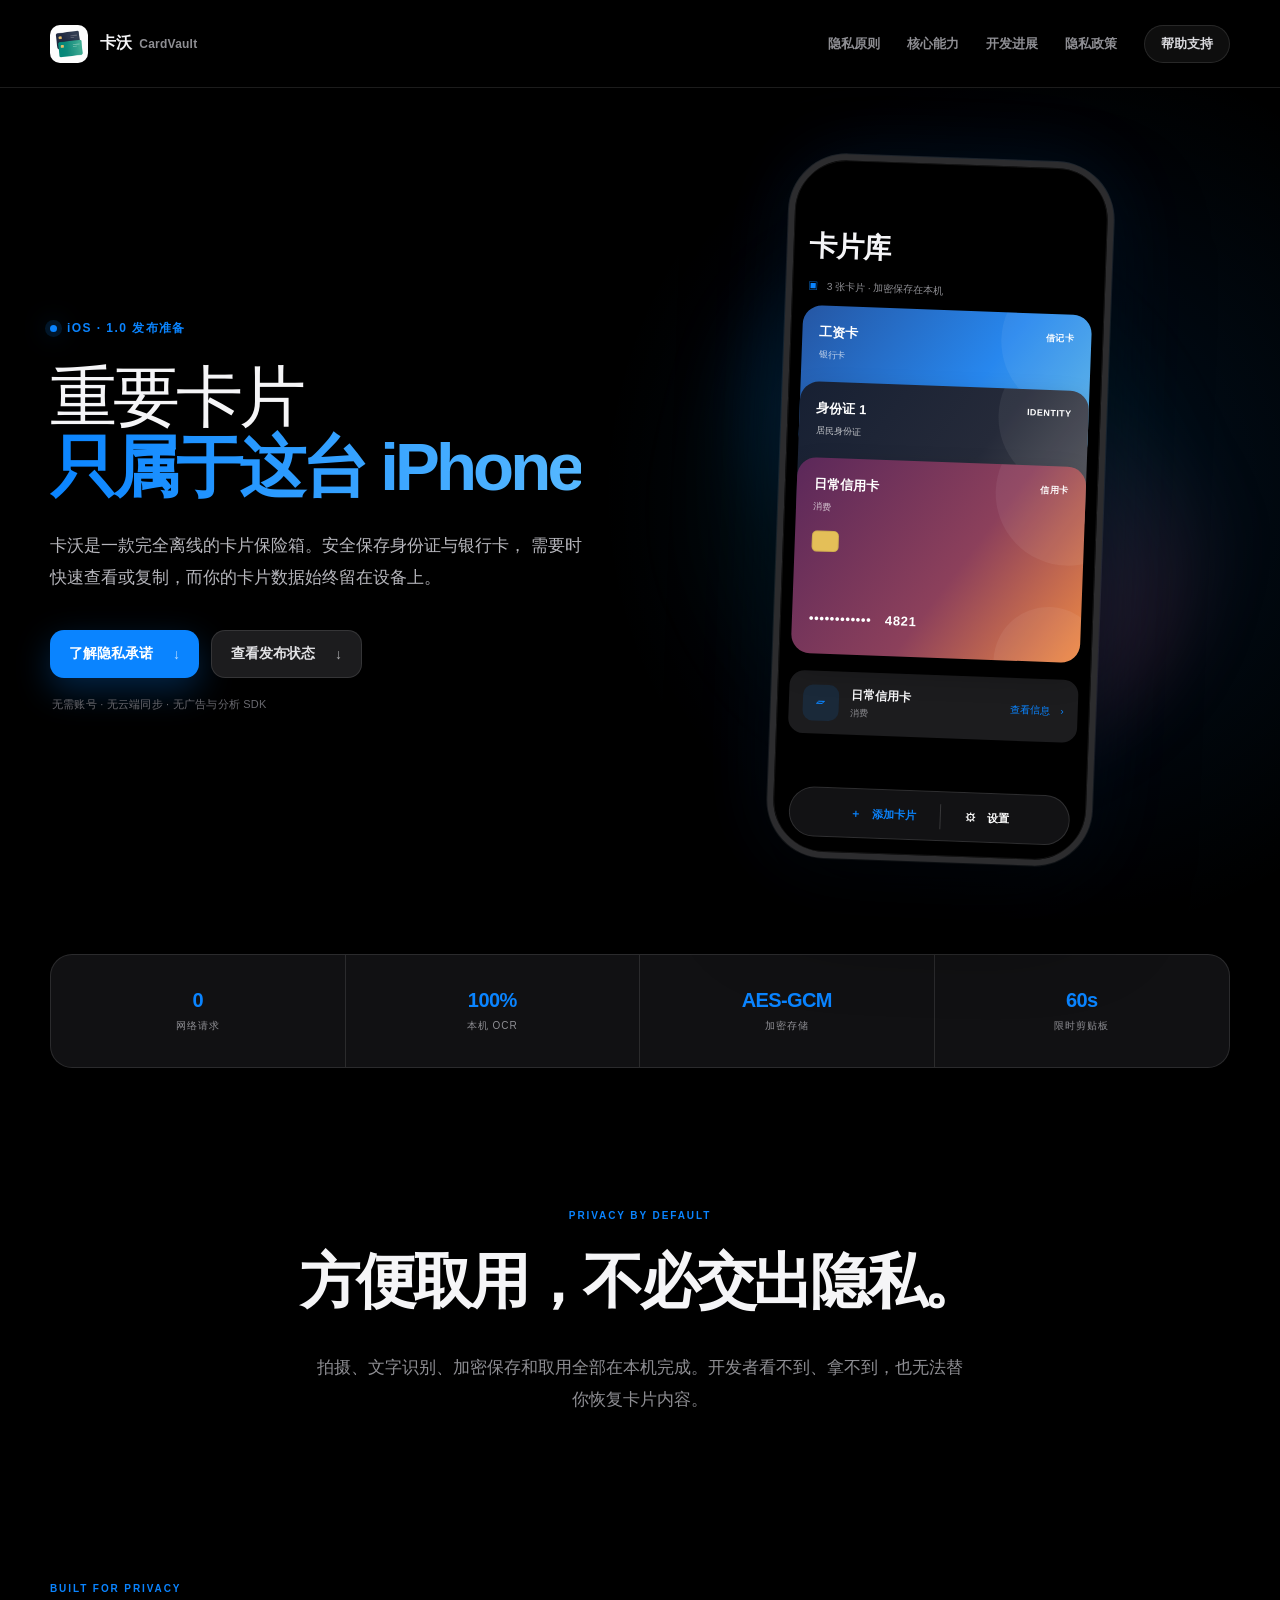
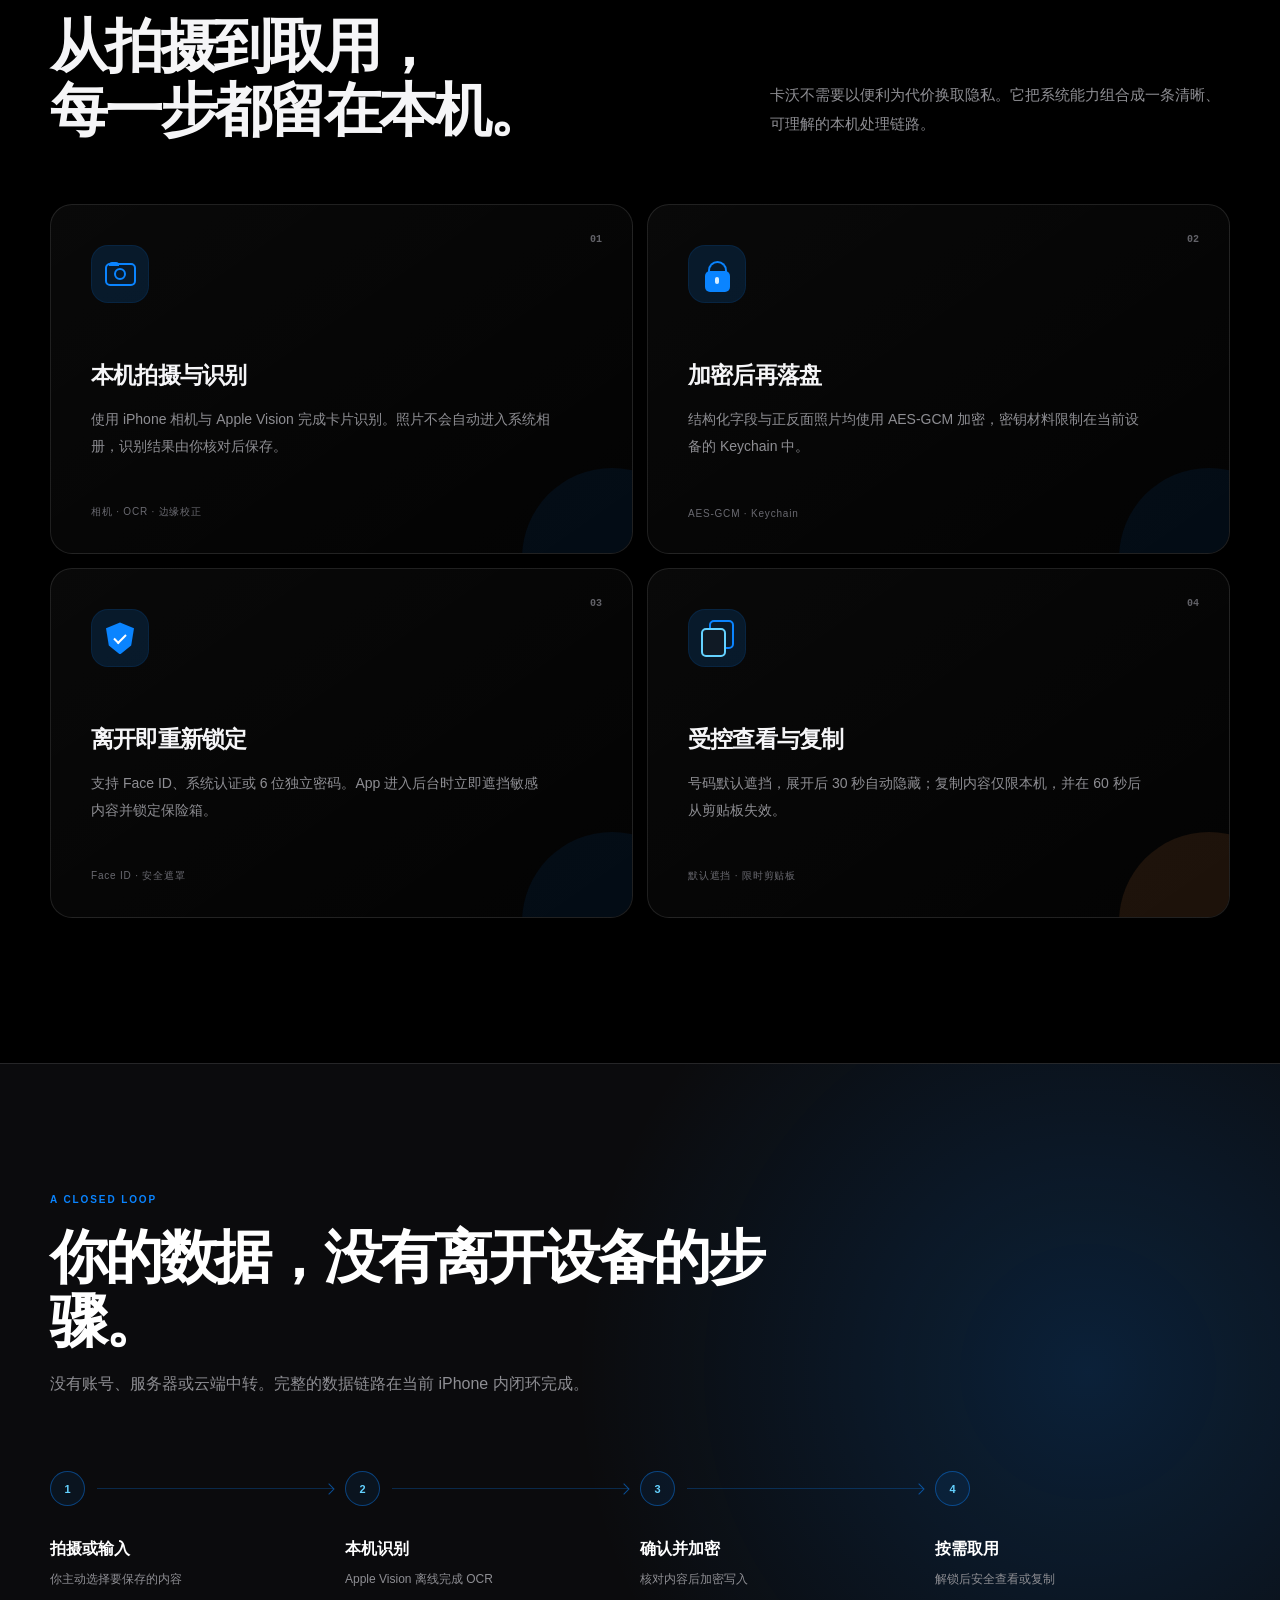
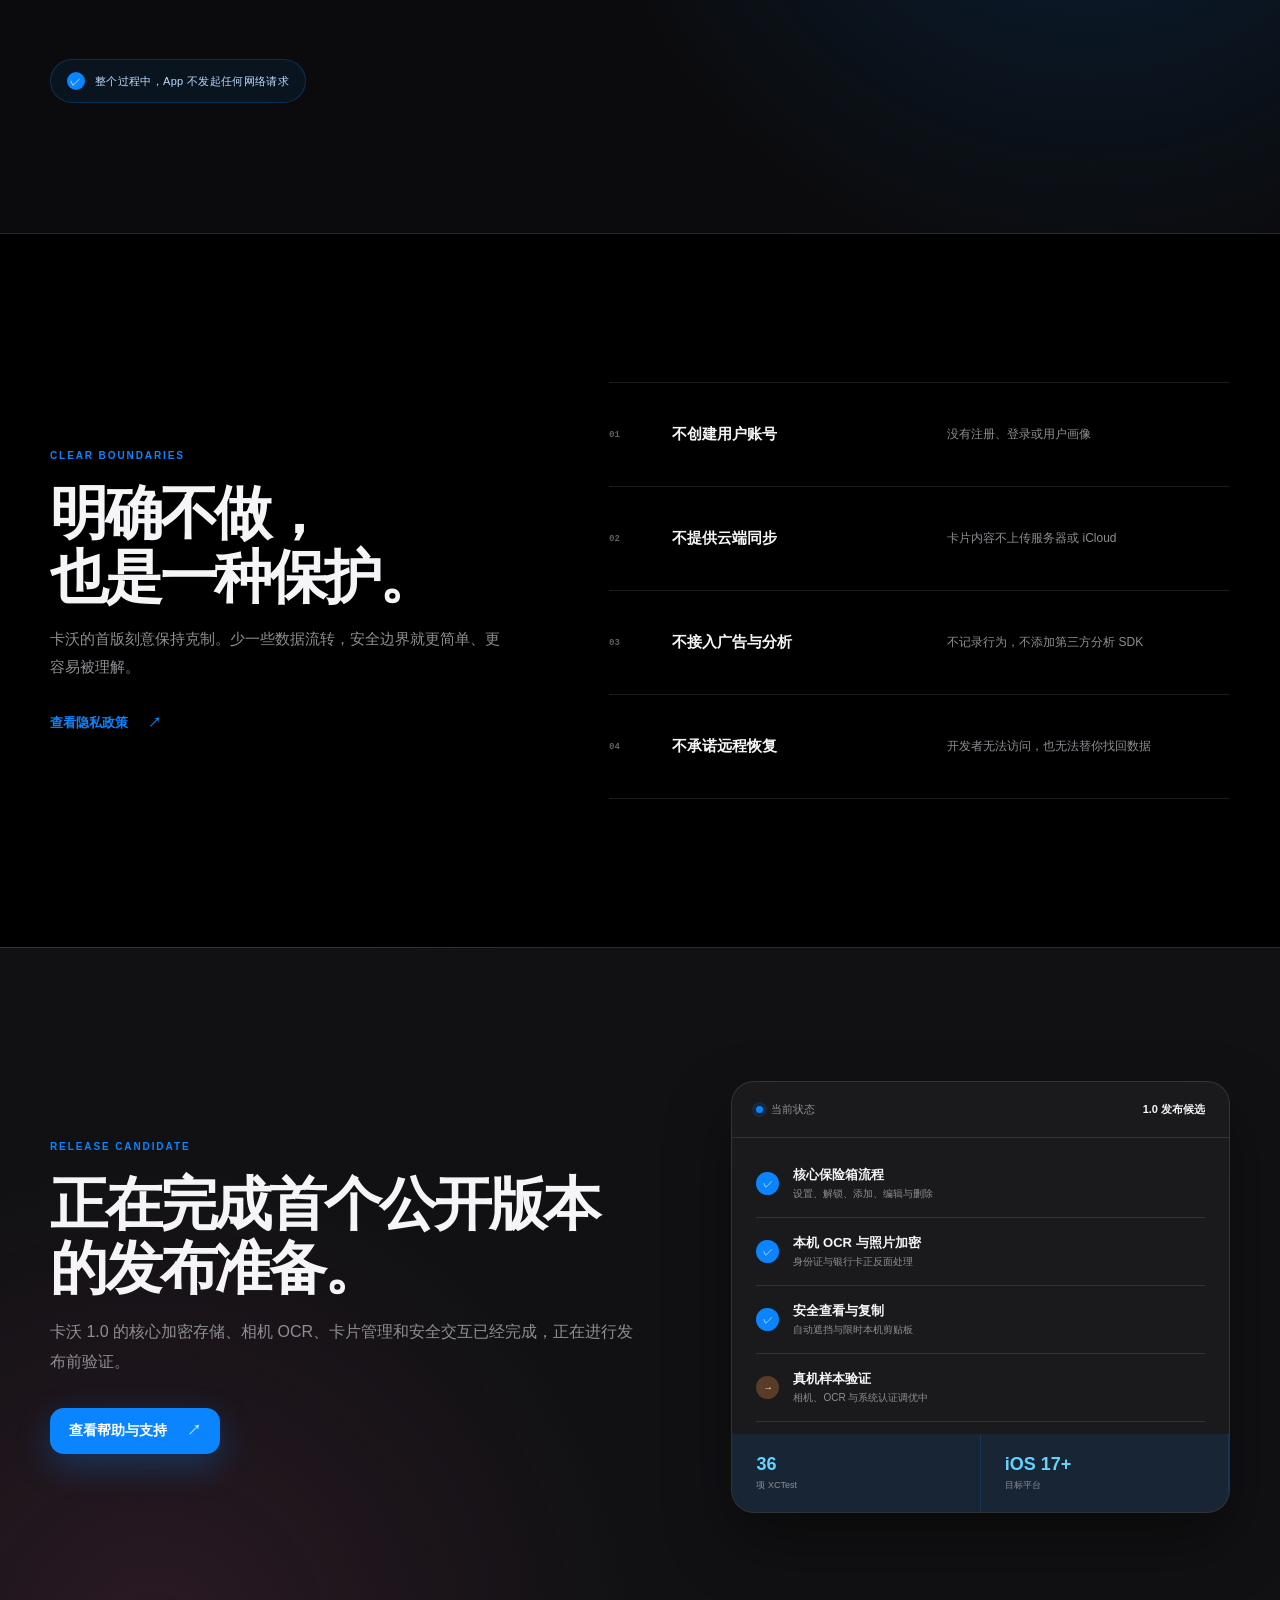
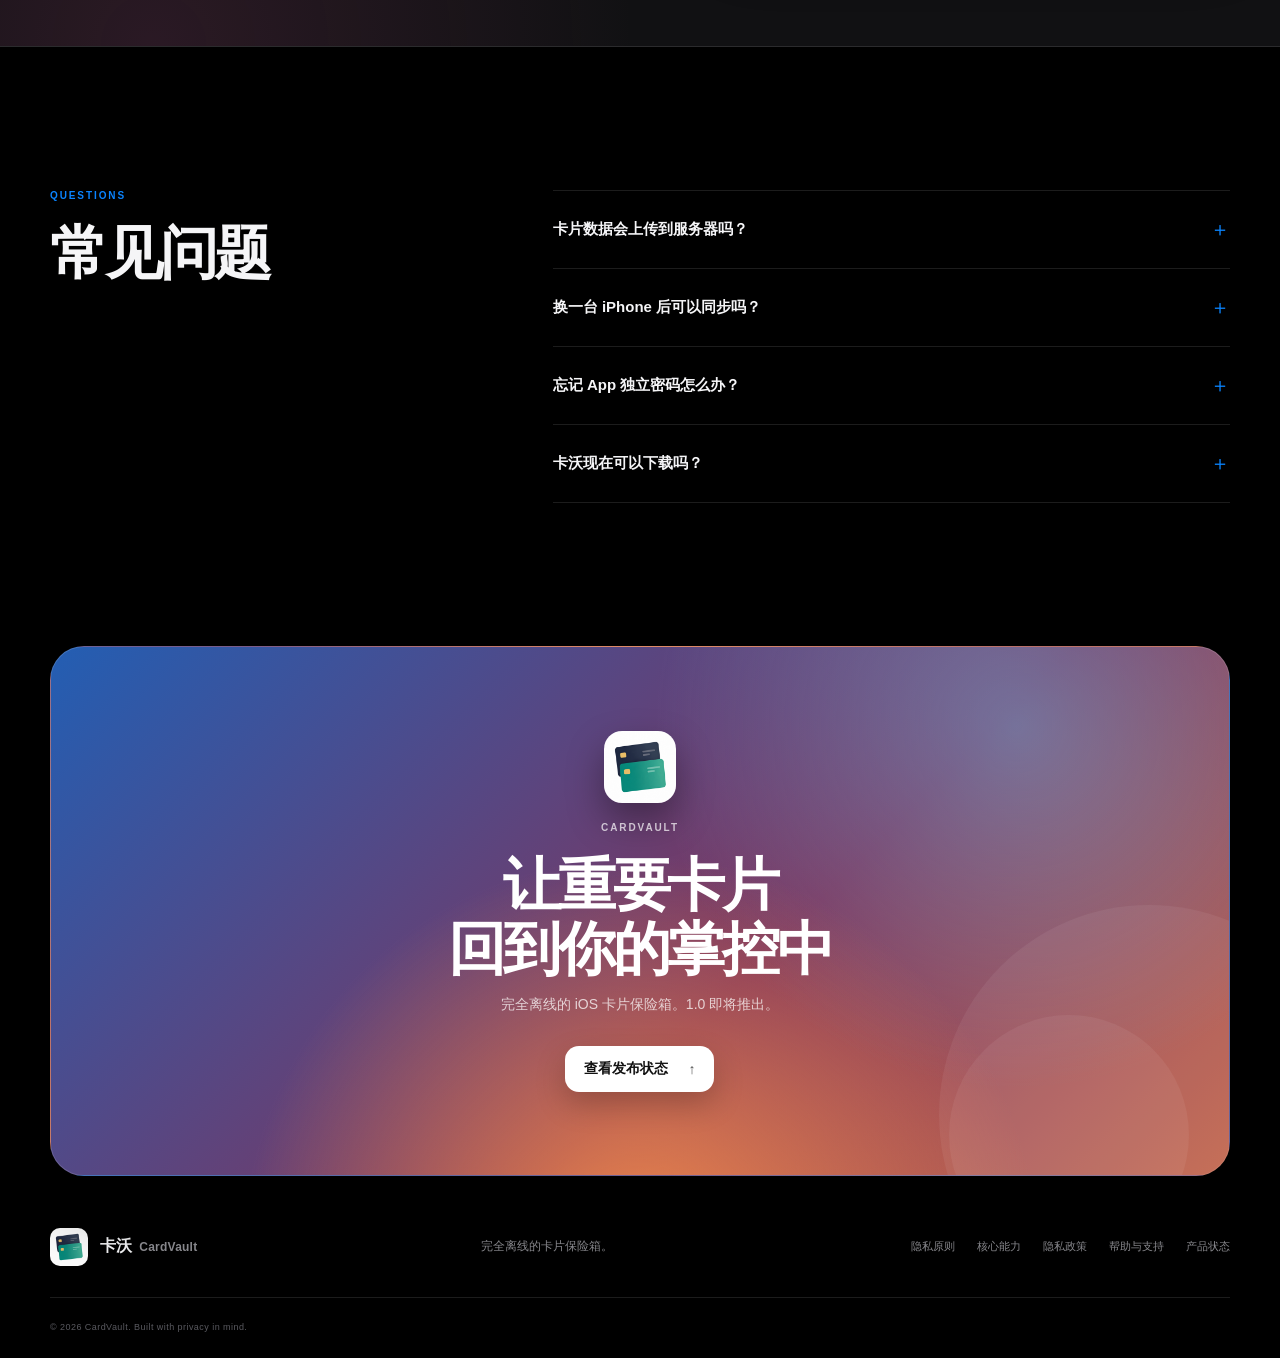
<file: index.html>
<!doctype html>
<html lang="zh-CN">
  <head>
    <meta charset="UTF-8" />
    <meta name="viewport" content="width=device-width, initial-scale=1.0" />
    <meta name="theme-color" content="#000000" />
    <meta
      name="description"
      content="卡沃（CardVault）是一款完全离线的 iOS 卡片保险箱。无需账号、不上传云端，识别、加密和保存全部在设备上完成。"
    />
    <meta property="og:type" content="website" />
    <meta property="og:locale" content="zh_CN" />
    <meta property="og:title" content="卡沃 CardVault｜完全离线的卡片保险箱" />
    <meta property="og:description" content="重要卡片，只属于这台 iPhone。" />
    <meta property="og:url" content="https://marc-ing.github.io/card-vault-home/" />
    <meta property="og:image" content="https://marc-ing.github.io/card-vault-home/app-icon.png" />
    <meta name="twitter:card" content="summary" />
    <meta name="twitter:title" content="卡沃 CardVault｜完全离线的卡片保险箱" />
    <meta name="twitter:description" content="重要卡片，只属于这台 iPhone。" />
    <meta name="twitter:image" content="https://marc-ing.github.io/card-vault-home/app-icon.png" />
    <link rel="icon" href="./app-icon.png" />
    <link rel="apple-touch-icon" href="./app-icon.png" />
    <link rel="stylesheet" href="./styles.css" />
    <title>卡沃 CardVault｜完全离线的卡片保险箱</title>
  </head>
  <body>
    <main>
      <header class="site-header">
        <a class="brand" href="#top" aria-label="返回卡沃首页">
          <img class="brand-mark" src="./app-icon.png" alt="" />
          <span>卡沃 <em>CardVault</em></span>
        </a>
        <nav aria-label="主导航">
          <a href="#principles">隐私原则</a>
          <a href="#features">核心能力</a>
          <a href="#progress">开发进展</a>
          <a href="./privacy/">隐私政策</a>
          <a class="nav-github" href="./support/">帮助支持</a>
        </nav>
      </header>

      <section class="hero" id="top">
        <div class="hero-copy">
          <p class="eyebrow"><span></span> iOS · 1.0 发布准备</p>
          <h1>重要卡片<br /><strong>只属于这台 iPhone</strong></h1>
          <p class="hero-lead">
            卡沃是一款完全离线的卡片保险箱。安全保存身份证与银行卡，
            需要时快速查看或复制，而你的卡片数据始终留在设备上。
          </p>
          <div class="hero-actions">
            <a class="button button-primary" href="#principles">了解隐私承诺 <span>↓</span></a>
            <a class="button button-ghost" href="#progress">查看发布状态 <span>↓</span></a>
          </div>
          <p class="microcopy">无需账号 · 无云端同步 · 无广告与分析 SDK</p>
        </div>

        <div class="product-stage">
          <div class="stage-glow"></div>
          <div class="phone-shot" role="img" aria-label="根据真实产品界面还原的卡沃卡片库，内容为脱敏示例">
            <div class="screen-heading">
              <h3>卡片库</h3>
              <p><i>▣</i> 3 张卡片 · 加密保存在本机</p>
            </div>
            <div class="screen-card-stack">
              <article class="screen-card screen-blue">
                <strong>工资卡</strong><small>银行卡</small><b>借记卡</b>
              </article>
              <article class="screen-card screen-identity">
                <strong>身份证 1</strong><small>居民身份证</small><b>IDENTITY</b>
              </article>
              <article class="screen-card screen-credit">
                <strong>日常信用卡</strong><small>消费</small><b>信用卡</b>
                <i class="screen-chip"></i>
                <span>••••••••••••　4821</span>
              </article>
            </div>
            <div class="screen-summary"><i>▱</i><span><b>日常信用卡</b><small>消费</small></span><em>查看信息　›</em></div>
            <div class="screen-dock"><b>＋　添加卡片</b><i></i><span>⚙　设置</span></div>
          </div>
        </div>
      </section>

      <section class="proof-bar" id="features" aria-label="核心能力">
        <div><b>0</b><span>网络请求</span></div>
        <div><b>100%</b><span>本机 OCR</span></div>
        <div><b>AES-GCM</b><span>加密存储</span></div>
        <div><b>60s</b><span>限时剪贴板</span></div>
      </section>

      <section class="intro-section" id="principles">
        <p class="section-kicker">PRIVACY BY DEFAULT</p>
        <h2>方便取用，不必交出隐私。</h2>
        <p>拍摄、文字识别、加密保存和取用全部在本机完成。开发者看不到、拿不到，也无法替你恢复卡片内容。</p>
      </section>

      <section class="feature-section page-section">
        <div class="section-heading split-heading">
          <div>
            <p class="section-kicker">BUILT FOR PRIVACY</p>
            <h2>从拍摄到取用，<br />每一步都留在本机。</h2>
          </div>
          <p>卡沃不需要以便利为代价换取隐私。它把系统能力组合成一条清晰、可理解的本机处理链路。</p>
        </div>
        <div class="feature-grid">
          <article>
            <span class="feature-number">01</span>
            <div class="feature-icon camera-icon" aria-hidden="true"><i></i></div>
            <h3>本机拍摄与识别</h3>
            <p>使用 iPhone 相机与 Apple Vision 完成卡片识别。照片不会自动进入系统相册，识别结果由你核对后保存。</p>
            <small>相机 · OCR · 边缘校正</small>
          </article>
          <article>
            <span class="feature-number">02</span>
            <div class="feature-icon lock-icon" aria-hidden="true"><i></i></div>
            <h3>加密后再落盘</h3>
            <p>结构化字段与正反面照片均使用 AES-GCM 加密，密钥材料限制在当前设备的 Keychain 中。</p>
            <small>AES-GCM · Keychain</small>
          </article>
          <article>
            <span class="feature-number">03</span>
            <div class="feature-icon shield-icon" aria-hidden="true"><i></i></div>
            <h3>离开即重新锁定</h3>
            <p>支持 Face ID、系统认证或 6 位独立密码。App 进入后台时立即遮挡敏感内容并锁定保险箱。</p>
            <small>Face ID · 安全遮罩</small>
          </article>
          <article>
            <span class="feature-number">04</span>
            <div class="feature-icon copy-icon" aria-hidden="true"><i></i></div>
            <h3>受控查看与复制</h3>
            <p>号码默认遮挡，展开后 30 秒自动隐藏；复制内容仅限本机，并在 60 秒后从剪贴板失效。</p>
            <small>默认遮挡 · 限时剪贴板</small>
          </article>
        </div>
      </section>

      <section class="privacy-flow">
        <div class="page-section">
          <div class="flow-heading">
            <p class="section-kicker">A CLOSED LOOP</p>
            <h2>你的数据，没有离开设备的步骤。</h2>
            <p>没有账号、服务器或云端中转。完整的数据链路在当前 iPhone 内闭环完成。</p>
          </div>
          <div class="flow-grid">
            <article><b>1</b><i></i><h3>拍摄或输入</h3><p>你主动选择要保存的内容</p></article>
            <article><b>2</b><i></i><h3>本机识别</h3><p>Apple Vision 离线完成 OCR</p></article>
            <article><b>3</b><i></i><h3>确认并加密</h3><p>核对内容后加密写入</p></article>
            <article><b>4</b><h3>按需取用</h3><p>解锁后安全查看或复制</p></article>
          </div>
          <div class="flow-note"><span>✓</span> 整个过程中，App 不发起任何网络请求</div>
        </div>
      </section>

      <section class="boundaries page-section">
        <div class="boundary-copy">
          <p class="section-kicker">CLEAR BOUNDARIES</p>
          <h2>明确不做，<br />也是一种保护。</h2>
          <p>卡沃的首版刻意保持克制。少一些数据流转，安全边界就更简单、更容易被理解。</p>
          <a href="./privacy/">查看隐私政策 <span>↗</span></a>
        </div>
        <div class="boundary-list">
          <div><span>01</span><b>不创建用户账号</b><small>没有注册、登录或用户画像</small></div>
          <div><span>02</span><b>不提供云端同步</b><small>卡片内容不上传服务器或 iCloud</small></div>
          <div><span>03</span><b>不接入广告与分析</b><small>不记录行为，不添加第三方分析 SDK</small></div>
          <div><span>04</span><b>不承诺远程恢复</b><small>开发者无法访问，也无法替你找回数据</small></div>
        </div>
      </section>

      <section class="progress-section" id="progress">
        <div class="page-section progress-inner">
          <div class="progress-copy">
            <p class="section-kicker">RELEASE CANDIDATE</p>
            <h2>正在完成首个公开版本的发布准备。</h2>
            <p>卡沃 1.0 的核心加密存储、相机 OCR、卡片管理和安全交互已经完成，正在进行发布前验证。</p>
            <div class="progress-actions">
              <a class="button button-primary" href="./support/">查看帮助与支持 <span>↗</span></a>
            </div>
          </div>
          <div class="status-panel">
            <div class="status-top"><span><i></i> 当前状态</span><b>1.0 发布候选</b></div>
            <ul>
              <li><span>✓</span><div><b>核心保险箱流程</b><small>设置、解锁、添加、编辑与删除</small></div></li>
              <li><span>✓</span><div><b>本机 OCR 与照片加密</b><small>身份证与银行卡正反面处理</small></div></li>
              <li><span>✓</span><div><b>安全查看与复制</b><small>自动遮挡与限时本机剪贴板</small></div></li>
              <li class="pending"><span>→</span><div><b>真机样本验证</b><small>相机、OCR 与系统认证调优中</small></div></li>
            </ul>
            <div class="status-stats">
              <div><b>36</b><small>项 XCTest</small></div>
              <div><b>iOS 17+</b><small>目标平台</small></div>
            </div>
          </div>
        </div>
      </section>

      <section class="faq page-section">
        <div class="faq-heading"><p class="section-kicker">QUESTIONS</p><h2>常见问题</h2></div>
        <div class="faq-list">
          <details>
            <summary>卡片数据会上传到服务器吗？<span>＋</span></summary>
            <p>不会。卡沃的核心功能完全离线运行，识别、加密、保存与取用都在当前设备上完成。</p>
          </details>
          <details>
            <summary>换一台 iPhone 后可以同步吗？<span>＋</span></summary>
            <p>1.0 版本不提供 iCloud、CloudKit 或其他云同步，也不自动跨设备迁移。这是当前安全边界的一部分。</p>
          </details>
          <details>
            <summary>忘记 App 独立密码怎么办？<span>＋</span></summary>
            <p>密码和卡片内容都无法由开发者找回。你可以清空整个保险箱并重新开始，但无法保留原数据后重设密码。</p>
          </details>
          <details>
            <summary>卡沃现在可以下载吗？<span>＋</span></summary>
            <p>卡沃 1.0 正在准备提交 App Store 审核，通过审核后即可下载。最新状态会在本网站同步更新。</p>
          </details>
        </div>
      </section>

      <section class="final-cta page-section">
        <div>
          <img class="cta-mark" src="./app-icon.png" alt="卡沃 App Icon" />
          <p class="section-kicker">CARDVAULT</p>
          <h2>让重要卡片<br />回到你的掌控中</h2>
          <p>完全离线的 iOS 卡片保险箱。1.0 即将推出。</p>
          <a class="button button-light" href="#progress">查看发布状态 <span>↑</span></a>
        </div>
      </section>

      <footer class="site-footer page-section">
        <a class="brand" href="#top">
          <img class="brand-mark" src="./app-icon.png" alt="" />
          <span>卡沃 <em>CardVault</em></span>
        </a>
        <p>完全离线的卡片保险箱。</p>
        <div>
          <a href="#principles">隐私原则</a>
          <a href="#features">核心能力</a>
          <a href="./privacy/">隐私政策</a>
          <a href="./support/">帮助与支持</a>
          <a href="#progress">产品状态</a>
        </div>
        <small>© 2026 CardVault. Built with privacy in mind.</small>
      </footer>
    </main>
  </body>
</html>
</file>
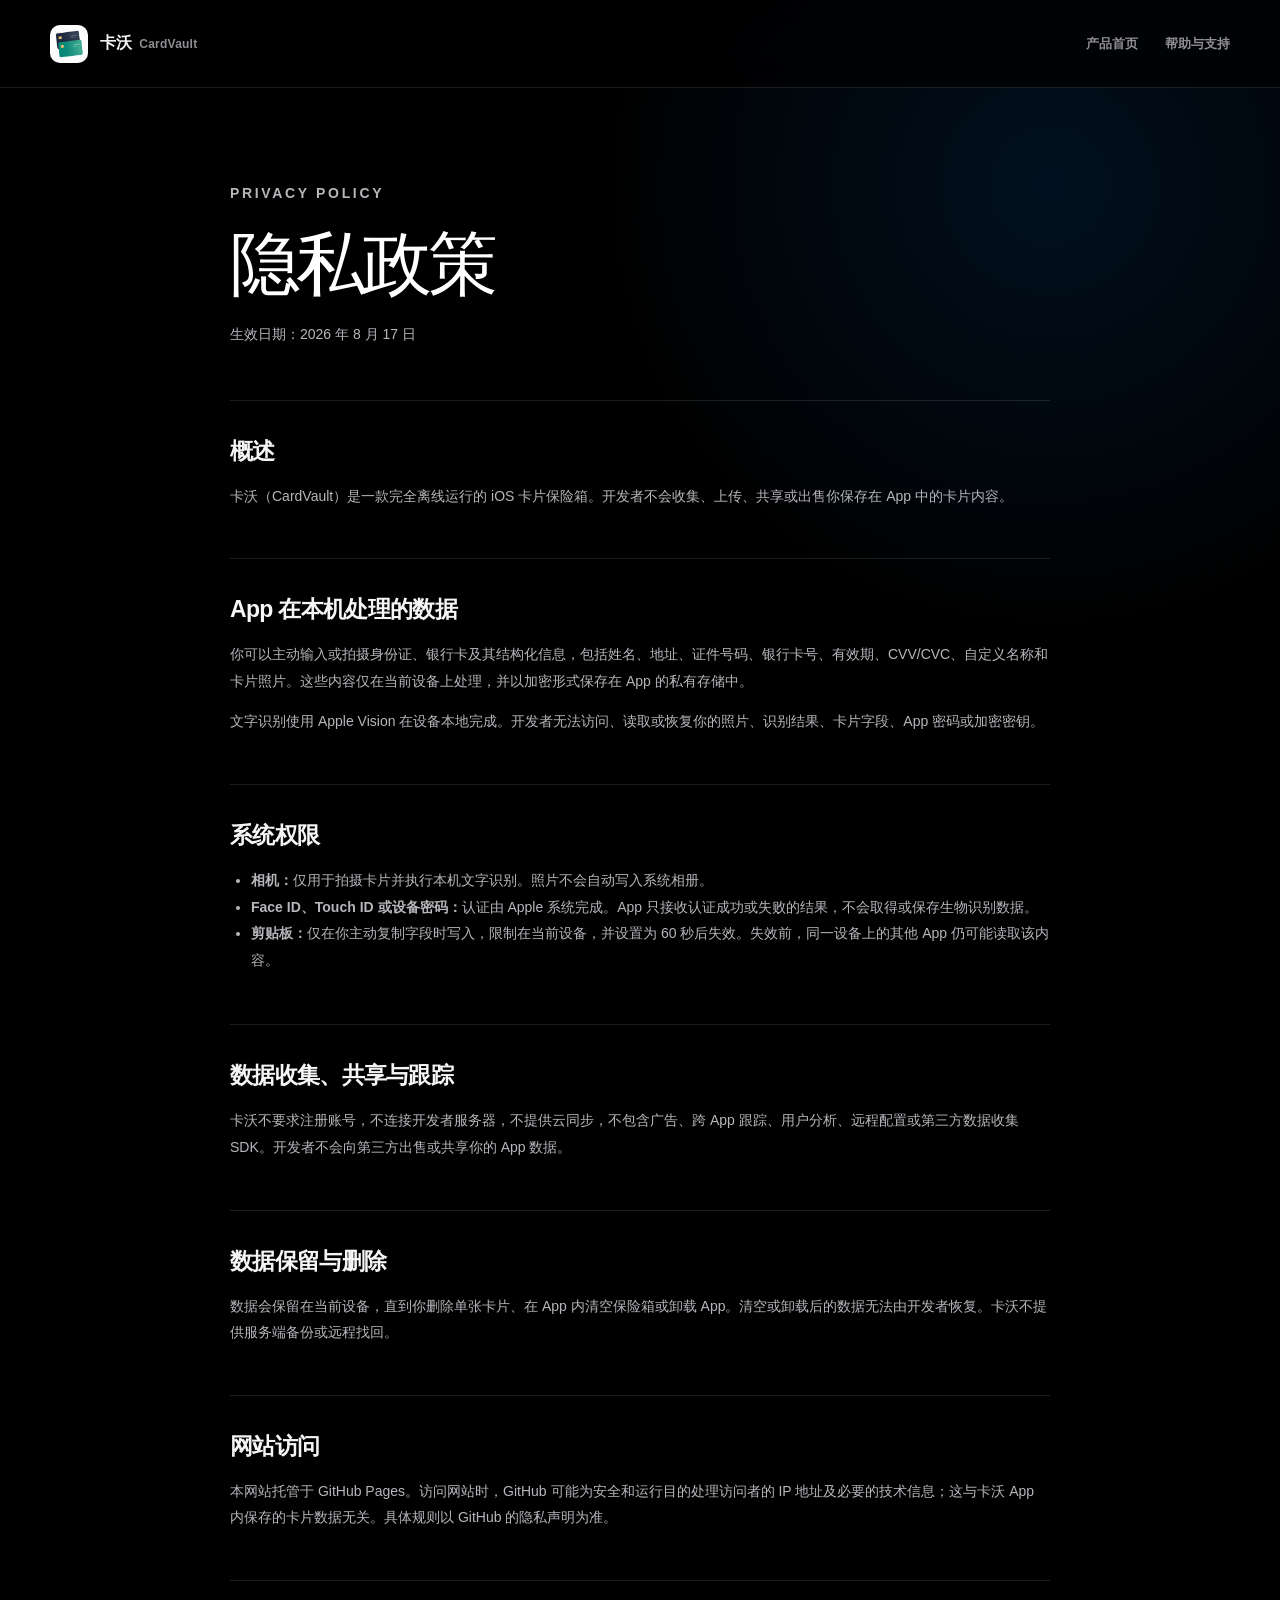
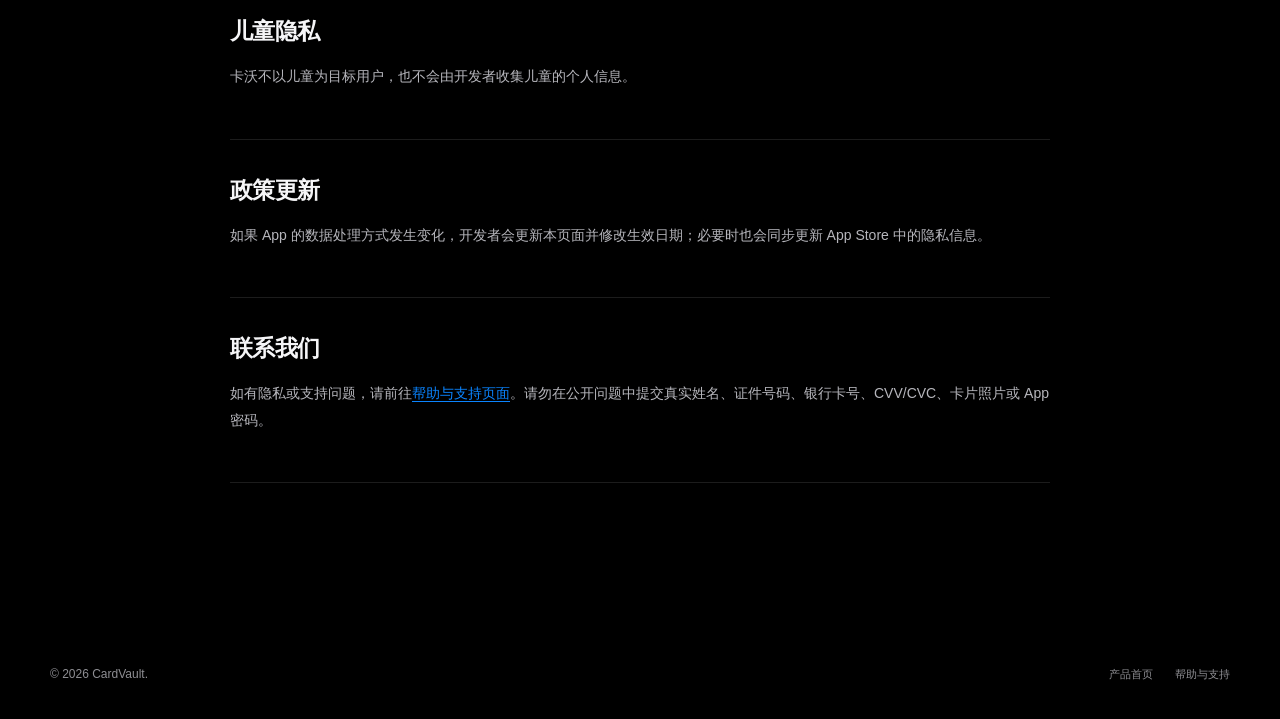
<file: privacy/index.html>
<!doctype html>
<html lang="zh-CN">
  <head>
    <meta charset="UTF-8" />
    <meta name="viewport" content="width=device-width, initial-scale=1.0" />
    <meta name="theme-color" content="#000000" />
    <link rel="icon" href="../app-icon.png" />
    <meta name="description" content="卡沃 CardVault 隐私政策" />
    <link rel="stylesheet" href="../styles.css" />
    <title>隐私政策｜卡沃 CardVault</title>
  </head>
  <body>
    <main>
      <header class="site-header">
        <a class="brand" href="../" aria-label="返回卡沃首页">
          <img class="brand-mark" src="../app-icon.png" alt="" />
          <span>卡沃 <em>CardVault</em></span>
        </a>
        <nav aria-label="页面导航">
          <a href="../">产品首页</a>
          <a href="../support/">帮助与支持</a>
        </nav>
      </header>

      <article class="legal-page page-section">
        <p class="section-kicker">PRIVACY POLICY</p>
        <h1>隐私政策</h1>
        <p class="legal-meta">生效日期：2026 年 8 月 17 日</p>

        <section>
          <h2>概述</h2>
          <p>卡沃（CardVault）是一款完全离线运行的 iOS 卡片保险箱。开发者不会收集、上传、共享或出售你保存在 App 中的卡片内容。</p>
        </section>

        <section>
          <h2>App 在本机处理的数据</h2>
          <p>你可以主动输入或拍摄身份证、银行卡及其结构化信息，包括姓名、地址、证件号码、银行卡号、有效期、CVV/CVC、自定义名称和卡片照片。这些内容仅在当前设备上处理，并以加密形式保存在 App 的私有存储中。</p>
          <p>文字识别使用 Apple Vision 在设备本地完成。开发者无法访问、读取或恢复你的照片、识别结果、卡片字段、App 密码或加密密钥。</p>
        </section>

        <section>
          <h2>系统权限</h2>
          <ul>
            <li><strong>相机：</strong>仅用于拍摄卡片并执行本机文字识别。照片不会自动写入系统相册。</li>
            <li><strong>Face ID、Touch ID 或设备密码：</strong>认证由 Apple 系统完成。App 只接收认证成功或失败的结果，不会取得或保存生物识别数据。</li>
            <li><strong>剪贴板：</strong>仅在你主动复制字段时写入，限制在当前设备，并设置为 60 秒后失效。失效前，同一设备上的其他 App 仍可能读取该内容。</li>
          </ul>
        </section>

        <section>
          <h2>数据收集、共享与跟踪</h2>
          <p>卡沃不要求注册账号，不连接开发者服务器，不提供云同步，不包含广告、跨 App 跟踪、用户分析、远程配置或第三方数据收集 SDK。开发者不会向第三方出售或共享你的 App 数据。</p>
        </section>

        <section>
          <h2>数据保留与删除</h2>
          <p>数据会保留在当前设备，直到你删除单张卡片、在 App 内清空保险箱或卸载 App。清空或卸载后的数据无法由开发者恢复。卡沃不提供服务端备份或远程找回。</p>
        </section>

        <section>
          <h2>网站访问</h2>
          <p>本网站托管于 GitHub Pages。访问网站时，GitHub 可能为安全和运行目的处理访问者的 IP 地址及必要的技术信息；这与卡沃 App 内保存的卡片数据无关。具体规则以 GitHub 的隐私声明为准。</p>
        </section>

        <section>
          <h2>儿童隐私</h2>
          <p>卡沃不以儿童为目标用户，也不会由开发者收集儿童的个人信息。</p>
        </section>

        <section>
          <h2>政策更新</h2>
          <p>如果 App 的数据处理方式发生变化，开发者会更新本页面并修改生效日期；必要时也会同步更新 App Store 中的隐私信息。</p>
        </section>

        <section>
          <h2>联系我们</h2>
          <p>如有隐私或支持问题，请前往<a href="../support/">帮助与支持页面</a>。请勿在公开问题中提交真实姓名、证件号码、银行卡号、CVV/CVC、卡片照片或 App 密码。</p>
        </section>
      </article>

      <footer class="site-footer page-section compact-footer">
        <p>© 2026 CardVault.</p>
        <div><a href="../">产品首页</a><a href="../support/">帮助与支持</a></div>
      </footer>
    </main>
  </body>
</html>
</file>
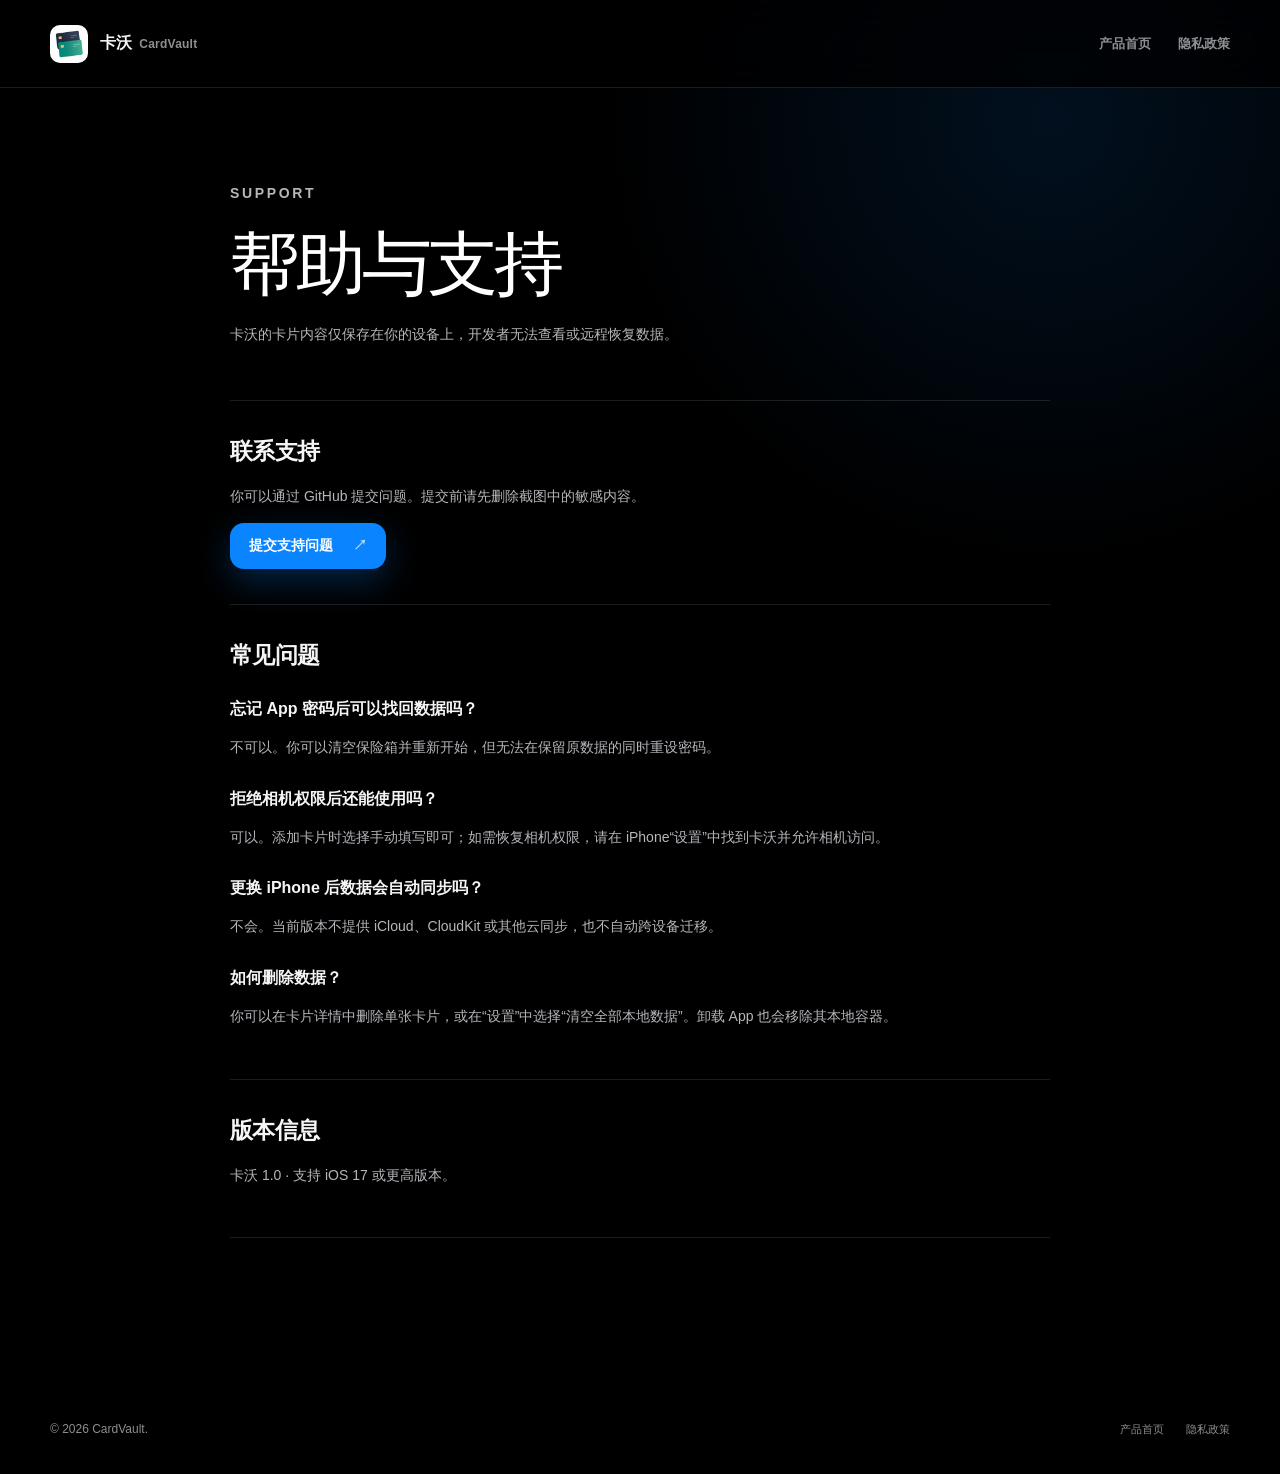
<file: support/index.html>
<!doctype html>
<html lang="zh-CN">
  <head>
    <meta charset="UTF-8" />
    <meta name="viewport" content="width=device-width, initial-scale=1.0" />
    <meta name="theme-color" content="#000000" />
    <link rel="icon" href="../app-icon.png" />
    <meta name="description" content="卡沃 CardVault 帮助与支持" />
    <link rel="stylesheet" href="../styles.css" />
    <title>帮助与支持｜卡沃 CardVault</title>
  </head>
  <body>
    <main>
      <header class="site-header">
        <a class="brand" href="../" aria-label="返回卡沃首页">
          <img class="brand-mark" src="../app-icon.png" alt="" />
          <span>卡沃 <em>CardVault</em></span>
        </a>
        <nav aria-label="页面导航">
          <a href="../">产品首页</a>
          <a href="../privacy/">隐私政策</a>
        </nav>
      </header>

      <article class="legal-page page-section">
        <p class="section-kicker">SUPPORT</p>
        <h1>帮助与支持</h1>
        <p class="legal-lead">卡沃的卡片内容仅保存在你的设备上，开发者无法查看或远程恢复数据。</p>

        <section>
          <h2>联系支持</h2>
          <p>你可以通过 GitHub 提交问题。提交前请先删除截图中的敏感内容。</p>
          <a class="button button-primary" href="https://github.com/marc-ing/card-vault-home/issues/new">提交支持问题 <span>↗</span></a>
        </section>

        <section>
          <h2>常见问题</h2>
          <h3>忘记 App 密码后可以找回数据吗？</h3>
          <p>不可以。你可以清空保险箱并重新开始，但无法在保留原数据的同时重设密码。</p>

          <h3>拒绝相机权限后还能使用吗？</h3>
          <p>可以。添加卡片时选择手动填写即可；如需恢复相机权限，请在 iPhone“设置”中找到卡沃并允许相机访问。</p>

          <h3>更换 iPhone 后数据会自动同步吗？</h3>
          <p>不会。当前版本不提供 iCloud、CloudKit 或其他云同步，也不自动跨设备迁移。</p>

          <h3>如何删除数据？</h3>
          <p>你可以在卡片详情中删除单张卡片，或在“设置”中选择“清空全部本地数据”。卸载 App 也会移除其本地容器。</p>
        </section>

        <section>
          <h2>版本信息</h2>
          <p>卡沃 1.0 · 支持 iOS 17 或更高版本。</p>
        </section>
      </article>

      <footer class="site-footer page-section compact-footer">
        <p>© 2026 CardVault.</p>
        <div><a href="../">产品首页</a><a href="../privacy/">隐私政策</a></div>
      </footer>
    </main>
  </body>
</html>
</file>
<file: styles.css>
:root {
  color-scheme: dark;
  --bg: #000000;
  --surface: #1c1c1e;
  --surface-raised: #242426;
  --surface-soft: #111113;
  --ink: #f5f5f7;
  --muted: #8e8e93;
  --muted-strong: #b6b6bc;
  --blue: #0a84ff;
  --blue-light: #64d2ff;
  --teal: #30d5c8;
  --purple: #7f355d;
  --orange: #ff9348;
  --line: rgba(255, 255, 255, 0.11);
}

* { box-sizing: border-box; }
html { scroll-behavior: smooth; scroll-padding-top: 88px; }
body {
  margin: 0;
  color: var(--ink);
  background:
    radial-gradient(circle at 82% 8%, rgba(10, 132, 255, .12), transparent 28rem),
    var(--bg);
  font-family: -apple-system, BlinkMacSystemFont, "SF Pro Display", "PingFang SC", "Helvetica Neue", sans-serif;
  -webkit-font-smoothing: antialiased;
  overflow-x: hidden;
}
a { color: inherit; text-decoration: none; }
button { font: inherit; }

.site-header {
  position: sticky;
  top: 0;
  z-index: 20;
  width: 100%;
  height: 88px;
  margin: 0;
  padding-inline: max(24px, calc((100vw - 1180px) / 2));
  display: flex;
  align-items: center;
  justify-content: space-between;
  background: rgba(0, 0, 0, .78);
  -webkit-backdrop-filter: blur(20px) saturate(145%);
  backdrop-filter: blur(20px) saturate(145%);
  border-bottom: 1px solid var(--line);
}
.brand {
  display: flex;
  align-items: center;
  gap: 12px;
  font-weight: 730;
  letter-spacing: -.025em;
}
.brand em {
  margin-left: 4px;
  color: var(--muted);
  font-size: 12px;
  font-style: normal;
  font-weight: 560;
  letter-spacing: .02em;
}
.brand-mark {
  width: 38px;
  height: 38px;
  display: block;
  object-fit: cover;
  border-radius: 10px;
  box-shadow: 0 8px 22px rgba(0, 0, 0, .35), inset 0 0 0 1px rgba(255,255,255,.12);
}
nav {
  display: flex;
  align-items: center;
  gap: 27px;
  color: var(--muted);
  font-size: 13px;
  font-weight: 600;
}
nav a { transition: color .2s ease, border-color .2s ease, background .2s ease; }
nav a:hover { color: white; }
.nav-github {
  padding: 9px 16px;
  color: #d8d8dc;
  border: 1px solid var(--line);
  border-radius: 999px;
  background: rgba(255,255,255,.055);
}
.nav-github:hover { border-color: rgba(10,132,255,.55); background: rgba(10,132,255,.12); }

.hero {
  width: min(1180px, calc(100% - 48px));
  min-height: 790px;
  margin: 0 auto;
  display: grid;
  grid-template-columns: .96fr 1.04fr;
  align-items: center;
  gap: 68px;
  padding: 70px 0 92px;
}
.hero-copy { position: relative; z-index: 4; }
.eyebrow {
  display: flex;
  align-items: center;
  gap: 10px;
  color: var(--blue);
  font-size: 12px;
  font-weight: 750;
  letter-spacing: .12em;
}
.eyebrow span {
  width: 7px;
  height: 7px;
  border-radius: 50%;
  background: var(--blue);
  box-shadow: 0 0 0 5px rgba(10,132,255,.14), 0 0 24px rgba(10,132,255,.65);
}
h1 {
  margin: 25px 0 27px;
  font-size: clamp(50px, 5.25vw, 76px);
  line-height: 1.05;
  letter-spacing: -.058em;
  font-weight: 560;
}
h1 strong {
  color: var(--blue);
  font-weight: 790;
  background: linear-gradient(90deg, #0a84ff, #56b8ff);
  -webkit-background-clip: text;
  background-clip: text;
  -webkit-text-fill-color: transparent;
}
.hero-lead {
  max-width: 580px;
  margin: 0;
  color: var(--muted-strong);
  font-size: 17px;
  line-height: 1.9;
}
.hero-actions { display: flex; gap: 12px; margin-top: 36px; }
.button {
  display: inline-flex;
  align-items: center;
  gap: 20px;
  padding: 14px 19px;
  border-radius: 14px;
  font-size: 14px;
  font-weight: 700;
  transition: transform .2s ease, background .2s ease, box-shadow .2s ease;
}
.button:hover { transform: translateY(-2px); }
.button span { opacity: .72; }
.button-primary {
  color: white;
  background: var(--blue);
  box-shadow: 0 12px 34px rgba(10,132,255,.28);
}
.button-primary:hover { background: #2092ff; box-shadow: 0 14px 38px rgba(10,132,255,.38); }
.button-ghost { color: #e3e3e6; background: var(--surface); border: 1px solid var(--line); }
.button-ghost:hover { background: var(--surface-raised); }
.microcopy { margin: 19px 2px 0; color: #69696f; font-size: 11px; letter-spacing: .02em; }

.product-stage {
  position: relative;
  min-height: 650px;
  display: grid;
  place-items: center;
}
.stage-glow {
  position: absolute;
  width: 560px;
  height: 560px;
  border-radius: 50%;
  background:
    radial-gradient(circle at 42% 30%, rgba(10,132,255,.35), transparent 36%),
    radial-gradient(circle at 70% 68%, rgba(127,53,93,.36), transparent 38%),
    radial-gradient(circle, rgba(48,213,200,.13), transparent 70%);
  filter: blur(30px);
}
.phone-shot {
  position: relative;
  z-index: 2;
  width: 325px;
  height: 704px;
  overflow: hidden;
  border: 6px solid #2c2c2e;
  border-radius: 58px;
  background: black;
  box-shadow:
    0 48px 90px rgba(0,0,0,.72),
    0 0 0 1px rgba(255,255,255,.12),
    0 0 80px rgba(10,132,255,.11);
  transform: rotate(2.1deg);
}
.phone-shot::after {
  content: "";
  position: absolute;
  inset: 0;
  pointer-events: none;
  border-radius: 51px;
  box-shadow: inset 0 0 0 1px rgba(255,255,255,.08);
}
.screen-heading { padding: 68px 16px 12px; }
.screen-heading h3 { margin: 0 0 14px; font-size: 28px; letter-spacing: -.045em; }
.screen-heading p { margin: 0; color: #8e8e93; font-size: 10px; }
.screen-heading p i { margin-right: 6px; color: var(--blue); font-style: normal; }
.screen-card-stack { position: relative; height: 348px; margin: 0 12px; }
.screen-card {
  position: absolute;
  left: 0;
  width: 100%;
  height: 148px;
  overflow: hidden;
  padding: 17px;
  color: white;
  border-radius: 19px;
  box-shadow: 0 14px 28px rgba(0,0,0,.28);
}
.screen-card::before,
.screen-card::after {
  content: "";
  position: absolute;
  border-radius: 50%;
  background: rgba(255,255,255,.06);
}
.screen-card::before { width: 145px; height: 145px; right: -55px; top: -46px; }
.screen-card::after { width: 110px; height: 110px; right: -24px; bottom: -55px; }
.screen-card strong,
.screen-card small,
.screen-card > b,
.screen-card > span,
.screen-chip { position: absolute; z-index: 1; }
.screen-card strong { top: 18px; left: 17px; font-size: 13px; }
.screen-card small { top: 43px; left: 17px; color: rgba(255,255,255,.72); font-size: 9px; }
.screen-card > b { top: 18px; right: 17px; font-size: 9px; letter-spacing: .05em; }
.screen-blue { top: 0; background: linear-gradient(125deg, #2556a3, #2787ee 58%, #5bb5e5); }
.screen-identity { top: 76px; background: linear-gradient(125deg, #172033, #252a39 58%, #57575d); }
.screen-credit {
  top: 152px;
  height: 196px;
  background: linear-gradient(125deg, #5b285a, #8c405b 56%, #ef8a45);
}
.screen-credit > span { left: 17px; bottom: 26px; font-size: 13px; font-weight: 700; letter-spacing: .05em; }
.screen-chip {
  width: 27px;
  height: 21px;
  left: 17px;
  top: 73px;
  border-radius: 5px;
  background: #e4bf58;
  box-shadow: inset 0 0 0 1px rgba(0,0,0,.1);
}
.screen-summary {
  height: 63px;
  margin: 17px 12px 0;
  display: flex;
  align-items: center;
  gap: 12px;
  padding: 0 14px;
  border-radius: 15px;
  background: #1c1c1e;
}
.screen-summary > i {
  width: 36px;
  height: 36px;
  display: grid;
  place-items: center;
  color: var(--blue);
  background: rgba(10,132,255,.12);
  border-radius: 10px;
  font-size: 17px;
  font-style: normal;
}
.screen-summary > span { display: flex; flex-direction: column; gap: 3px; }
.screen-summary b { font-size: 12px; }
.screen-summary small { color: var(--muted); font-size: 9px; }
.screen-summary em { margin-left: auto; color: var(--blue); font-size: 10px; font-style: normal; }
.screen-dock {
  position: absolute;
  left: 16px;
  right: 16px;
  bottom: 15px;
  height: 50px;
  display: flex;
  align-items: center;
  justify-content: center;
  gap: 24px;
  padding: 0 18px;
  border: 1px solid rgba(255,255,255,.12);
  border-radius: 999px;
  background: #121214;
}
.screen-dock b { color: var(--blue); font-size: 11px; }
.screen-dock i { width: 1px; height: 25px; background: rgba(255,255,255,.16); }
.screen-dock span { color: white; font-size: 11px; font-weight: 650; }
.proof-bar {
  width: min(1180px, calc(100% - 48px));
  margin: 0 auto;
  display: grid;
  grid-template-columns: repeat(4, 1fr);
  overflow: hidden;
  border: 1px solid var(--line);
  border-radius: 22px;
  background: var(--surface-soft);
}
.proof-bar div {
  min-height: 112px;
  display: flex;
  flex-direction: column;
  justify-content: center;
  align-items: center;
  gap: 7px;
  border-right: 1px solid var(--line);
}
.proof-bar div:last-child { border-right: 0; }
.proof-bar b { color: var(--blue); font-size: 20px; letter-spacing: -.03em; }
.proof-bar span { color: var(--muted); font-size: 10px; letter-spacing: .1em; }

.intro-section {
  width: min(780px, calc(100% - 48px));
  margin: 0 auto;
  padding: 142px 0;
  text-align: center;
}
.section-kicker { margin: 0 0 21px; color: var(--blue); font-size: 10px; font-weight: 760; letter-spacing: .19em; }
.intro-section h2 { margin: 0; font-size: clamp(38px, 5vw, 60px); letter-spacing: -.055em; }
.intro-section > p:last-child { max-width: 650px; margin: 29px auto 0; color: var(--muted); font-size: 17px; line-height: 1.9; }

.page-section { width: min(1180px, calc(100% - 48px)); margin-inline: auto; }
.section-heading h2, .boundary-copy h2, .flow-heading h2, .progress-copy h2, .faq h2, .final-cta h2 {
  margin: 0;
  font-size: clamp(39px, 4.5vw, 61px);
  line-height: 1.11;
  letter-spacing: -.055em;
}
.split-heading { display: grid; grid-template-columns: 1fr .72fr; align-items: end; gap: 80px; }
.split-heading > p { margin: 0 0 4px; color: var(--muted); font-size: 15px; line-height: 1.9; }
.feature-section { padding: 24px 0 145px; }
.feature-grid {
  margin-top: 62px;
  display: grid;
  grid-template-columns: repeat(2, 1fr);
  gap: 14px;
}
.feature-grid article {
  position: relative;
  min-height: 350px;
  padding: 40px;
  overflow: hidden;
  border: 1px solid var(--line);
  border-radius: 22px;
  background: linear-gradient(145deg, rgba(255,255,255,.035), rgba(255,255,255,.012));
}
.feature-grid article::after {
  content: "";
  position: absolute;
  width: 180px;
  height: 180px;
  right: -70px;
  bottom: -95px;
  border-radius: 50%;
  background: rgba(10,132,255,.07);
}
.feature-grid article:nth-child(4)::after { background: rgba(255,147,72,.1); }
.feature-number { position: absolute; top: 29px; right: 30px; color: #626268; font: 600 10px ui-monospace, monospace; }
.feature-icon {
  position: relative;
  width: 58px;
  height: 58px;
  display: grid;
  place-items: center;
  margin-bottom: 57px;
  border-radius: 17px;
  background: rgba(10,132,255,.14);
  box-shadow: inset 0 0 0 1px rgba(10,132,255,.11);
}
.feature-icon::before, .feature-icon::after, .feature-icon i { content: ""; position: absolute; display: block; }
.camera-icon::before { width: 27px; height: 19px; border: 2px solid var(--blue); border-radius: 5px; }
.camera-icon::after { width: 8px; height: 8px; border: 2px solid var(--blue); border-radius: 50%; }
.camera-icon i { width: 10px; height: 4px; top: 17px; left: 18px; border-radius: 3px 3px 0 0; background: var(--blue); }
.lock-icon::before { width: 25px; height: 21px; top: 26px; border-radius: 5px; background: var(--blue); }
.lock-icon::after { width: 15px; height: 15px; top: 16px; border: 2px solid var(--blue); border-bottom: 0; border-radius: 10px 10px 0 0; }
.lock-icon i { width: 4px; height: 7px; top: 32px; z-index: 1; border-radius: 3px; background: #d8eeff; }
.shield-icon::before { width: 28px; height: 32px; background: var(--blue); clip-path: polygon(50% 0, 100% 18%, 90% 72%, 50% 100%, 10% 72%, 0 18%); }
.shield-icon::after { width: 10px; height: 5px; border-left: 2px solid white; border-bottom: 2px solid white; transform: rotate(-45deg); top: 25px; }
.copy-icon::before { width: 21px; height: 25px; border: 2px solid var(--blue); border-radius: 5px; transform: translate(4px,-4px); }
.copy-icon::after { width: 21px; height: 25px; border: 2px solid var(--blue-light); border-radius: 5px; transform: translate(-4px,4px); background: #101a25; }
.feature-grid h3 { margin: 0 0 15px; font-size: 23px; letter-spacing: -.035em; }
.feature-grid p { max-width: 460px; margin: 0; color: var(--muted); font-size: 14px; line-height: 1.9; }
.feature-grid small { position: absolute; z-index: 1; bottom: 34px; color: #696970; font-size: 10px; letter-spacing: .08em; }

.privacy-flow {
  color: white;
  background:
    radial-gradient(circle at 85% 40%, rgba(10,132,255,.18), transparent 32rem),
    #0b0b0d;
  border-block: 1px solid var(--line);
}
.privacy-flow .page-section { padding: 130px 0; }
.flow-heading { max-width: 740px; }
.flow-heading > p:last-child { max-width: 600px; color: var(--muted); font-size: 16px; line-height: 1.8; }
.flow-grid { display: grid; grid-template-columns: repeat(4, 1fr); margin-top: 72px; }
.flow-grid article { position: relative; padding-right: 42px; }
.flow-grid b {
  width: 35px;
  height: 35px;
  display: grid;
  place-items: center;
  margin-bottom: 33px;
  border: 1px solid rgba(10,132,255,.42);
  border-radius: 50%;
  color: var(--blue-light);
  background: rgba(10,132,255,.08);
  font-size: 11px;
}
.flow-grid i { position: absolute; top: 17px; left: 47px; right: 12px; height: 1px; background: rgba(10,132,255,.25); }
.flow-grid i::after { content: ""; position: absolute; right: 0; top: -3px; width: 7px; height: 7px; border-top: 1px solid rgba(10,132,255,.55); border-right: 1px solid rgba(10,132,255,.55); transform: rotate(45deg); }
.flow-grid h3 { margin: 0 0 9px; font-size: 16px; }
.flow-grid p { margin: 0; color: var(--muted); font-size: 12px; line-height: 1.7; }
.flow-note {
  display: inline-flex;
  align-items: center;
  gap: 10px;
  margin-top: 70px;
  padding: 12px 16px;
  border: 1px solid rgba(10,132,255,.25);
  border-radius: 999px;
  color: #b9dcff;
  background: rgba(10,132,255,.08);
  font-size: 11px;
  letter-spacing: .03em;
}
.flow-note span { width: 18px; height: 18px; display: grid; place-items: center; border-radius: 50%; color: white; background: var(--blue); }

.boundaries { display: grid; grid-template-columns: .85fr 1.15fr; gap: 100px; padding-block: 148px; }
.boundary-copy { align-self: center; }
.boundary-copy > p:nth-of-type(2) { color: var(--muted); font-size: 15px; line-height: 1.85; }
.boundary-copy a { display: inline-flex; gap: 20px; margin-top: 18px; color: var(--blue); font-size: 13px; font-weight: 700; }
.boundary-list { border-top: 1px solid var(--line); }
.boundary-list div { min-height: 104px; display: grid; grid-template-columns: 45px 1fr 1.1fr; align-items: center; gap: 18px; border-bottom: 1px solid var(--line); }
.boundary-list span { color: #5f5f65; font: 600 9px ui-monospace, monospace; }
.boundary-list b { font-size: 15px; }
.boundary-list small { color: var(--muted); font-size: 12px; line-height: 1.65; }

.progress-section {
  background:
    radial-gradient(circle at 12% 100%, rgba(127,53,93,.23), transparent 30rem),
    var(--surface-soft);
  border-block: 1px solid var(--line);
}
.progress-inner { display: grid; grid-template-columns: 1fr .85fr; gap: 95px; align-items: center; padding-block: 133px; }
.progress-copy > p:nth-of-type(2) { max-width: 590px; color: var(--muted); font-size: 16px; line-height: 1.9; }
.progress-actions { margin-top: 31px; }
.status-panel {
  overflow: hidden;
  border: 1px solid var(--line);
  border-radius: 23px;
  background: rgba(28,28,30,.9);
  box-shadow: 0 28px 65px rgba(0,0,0,.38);
}
.status-top { display: flex; justify-content: space-between; padding: 20px 24px; border-bottom: 1px solid var(--line); font-size: 11px; }
.status-top span { display: flex; align-items: center; gap: 8px; color: var(--muted); }
.status-top i { width: 7px; height: 7px; border-radius: 50%; background: var(--blue); box-shadow: 0 0 0 4px rgba(10,132,255,.14); }
.status-panel ul { margin: 0; padding: 12px 24px; list-style: none; }
.status-panel li { display: flex; align-items: center; gap: 14px; padding: 16px 0; border-bottom: 1px solid var(--line); }
.status-panel li > span { width: 23px; height: 23px; display: grid; place-items: center; flex: 0 0 auto; border-radius: 50%; color: white; background: var(--blue); font-size: 10px; }
.status-panel li div { display: flex; flex-direction: column; gap: 3px; }
.status-panel li b { font-size: 13px; }
.status-panel li small { color: var(--muted); font-size: 10px; }
.status-panel li.pending > span { color: #ffe3ce; background: rgba(255,147,72,.28); }
.status-stats { display: grid; grid-template-columns: 1fr 1fr; background: rgba(10,132,255,.11); }
.status-stats div { display: flex; flex-direction: column; gap: 4px; padding: 20px 24px; border-right: 1px solid rgba(10,132,255,.16); }
.status-stats b { color: var(--blue-light); font-size: 18px; }
.status-stats small { color: var(--muted); font-size: 9px; }

.faq { display: grid; grid-template-columns: .58fr 1fr; gap: 110px; padding-block: 143px; }
.faq-list { border-top: 1px solid var(--line); }
.faq details { border-bottom: 1px solid var(--line); }
.faq summary { display: flex; align-items: center; justify-content: space-between; gap: 20px; padding: 25px 0; cursor: pointer; list-style: none; font-size: 15px; font-weight: 650; }
.faq summary::-webkit-details-marker { display: none; }
.faq summary span { color: var(--blue); font-size: 20px; font-weight: 350; transition: transform .2s; }
.faq details[open] summary span { transform: rotate(45deg); }
.faq details p { max-width: 620px; margin: -7px 0 24px; color: var(--muted); font-size: 13px; line-height: 1.85; }

.final-cta {
  position: relative;
  overflow: hidden;
  min-height: 530px;
  display: grid;
  place-items: center;
  text-align: center;
  color: white;
  background:
    radial-gradient(circle at 82% 15%, rgba(100,210,255,.38), transparent 34%),
    radial-gradient(circle at 50% 115%, rgba(255,147,72,.86), transparent 47%),
    linear-gradient(135deg, #235eb3 0%, #7f355d 60%, #c2674e 100%);
  border: 1px solid rgba(255,255,255,.14);
  border-radius: 34px;
  box-shadow: 0 32px 70px rgba(0,0,0,.4);
}
.final-cta::before, .final-cta::after {
  content: "";
  position: absolute;
  width: 420px;
  height: 420px;
  right: -130px;
  bottom: -150px;
  border-radius: 50%;
  background: rgba(255,255,255,.06);
}
.final-cta::after { width: 240px; height: 240px; right: 40px; bottom: -80px; }
.final-cta > div { position: relative; z-index: 1; }
.final-cta .section-kicker { color: rgba(255,255,255,.7); }
.cta-mark {
  width: 72px;
  height: 72px;
  display: block;
  object-fit: cover;
  margin: 0 auto 19px;
  border-radius: 18px;
  box-shadow: 0 17px 36px rgba(0,0,0,.35);
}
.final-cta p:not(.section-kicker) { color: rgba(255,255,255,.74); font-size: 14px; }
.button-light { margin-top: 18px; color: #111; background: white; box-shadow: 0 12px 30px rgba(0,0,0,.22); }
.site-footer { display: grid; grid-template-columns: 1fr 1fr auto; align-items: center; gap: 30px; padding-block: 50px 26px; }
.site-footer > p { color: var(--muted); font-size: 12px; }
.site-footer > div { display: flex; flex-wrap: wrap; justify-content: flex-end; gap: 22px; color: var(--muted); font-size: 11px; }
.site-footer > div a:hover { color: white; }
.site-footer > small { grid-column: 1 / -1; padding-top: 24px; border-top: 1px solid var(--line); color: #59595f; font-size: 9px; letter-spacing: .05em; }

.legal-page { max-width: 820px; padding-block: 92px 122px; }
.legal-page > h1 { margin: 0; color: white; font-size: clamp(44px, 7vw, 70px); }
.legal-meta, .legal-lead { margin: 20px 0 52px; color: var(--muted); font-size: 15px; line-height: 1.8; }
.legal-page section { padding: 35px 0; border-top: 1px solid var(--line); }
.legal-page section:last-child { border-bottom: 1px solid var(--line); }
.legal-page h2 { margin: 0 0 16px; font-size: 23px; letter-spacing: -.03em; }
.legal-page h3 { margin: 28px 0 8px; font-size: 16px; }
.legal-page p, .legal-page li { color: var(--muted-strong); font-size: 14px; line-height: 1.9; }
.legal-page a:not(.button) { color: var(--blue); text-decoration: underline; text-underline-offset: 3px; }
.legal-page ul { padding-left: 21px; }
.compact-footer { grid-template-columns: 1fr auto; }
.compact-footer > div { justify-self: end; }

@media (max-width: 960px) {
  nav { gap: 18px; }
  .hero { grid-template-columns: 1fr; padding-top: 62px; }
  .hero-copy { text-align: center; }
  .eyebrow, .hero-actions { justify-content: center; }
  .hero-lead { margin-inline: auto; }
  .product-stage { margin-top: 12px; }
  .split-heading, .boundaries, .progress-inner, .faq { grid-template-columns: 1fr; gap: 52px; }
  .feature-grid { grid-template-columns: 1fr 1fr; }
  .flow-grid { grid-template-columns: 1fr 1fr; gap: 42px 20px; }
  .flow-grid article:nth-child(2) i { display: none; }
  .boundary-copy { max-width: 650px; }
}

@media (max-width: 680px) {
  .site-header { width: 100%; height: 72px; padding-inline: 16px; }
  .brand-mark { width: 34px; height: 34px; border-radius: 9px; }
  nav a:not(.nav-github) { display: none; }
  .hero { width: min(100% - 32px, 1180px); padding: 48px 0 65px; gap: 28px; }
  h1 { font-size: 45px; }
  .hero-lead { font-size: 16px; }
  .hero-actions { flex-direction: column; }
  .button { justify-content: space-between; }
  .product-stage { min-height: 610px; margin-inline: -16px; }
  .phone-shot { width: 278px; height: 603px; border-radius: 50px; }
  .phone-shot::after { border-radius: 43px; }
  .proof-bar { width: calc(100% - 32px); grid-template-columns: 1fr 1fr; border-radius: 18px; }
  .proof-bar div:nth-child(2) { border-right: 0; }
  .proof-bar div:nth-child(-n+2) { border-bottom: 1px solid var(--line); }
  .intro-section { padding: 96px 0; }
  .page-section { width: min(100% - 32px, 1180px); }
  .feature-section { padding-bottom: 95px; }
  .feature-grid { grid-template-columns: 1fr; margin-top: 43px; }
  .feature-grid article { min-height: 330px; padding: 30px; }
  .privacy-flow .page-section { padding-block: 92px; }
  .flow-grid { grid-template-columns: 1fr; }
  .flow-grid i { display: none; }
  .boundaries, .progress-inner, .faq { padding-block: 94px; }
  .boundary-list div { grid-template-columns: 34px 1fr; gap: 8px; padding-block: 19px; }
  .boundary-list small { grid-column: 2; }
  .final-cta { min-height: 480px; border-radius: 24px; }
  .final-cta h2 { font-size: 39px; }
  .site-footer { grid-template-columns: 1fr; }
  .site-footer > div { justify-content: flex-start; }
  .legal-page { padding-block: 66px 90px; }
  .compact-footer > div { justify-self: start; }
  .site-footer > small { grid-column: auto; }
}
</file>
